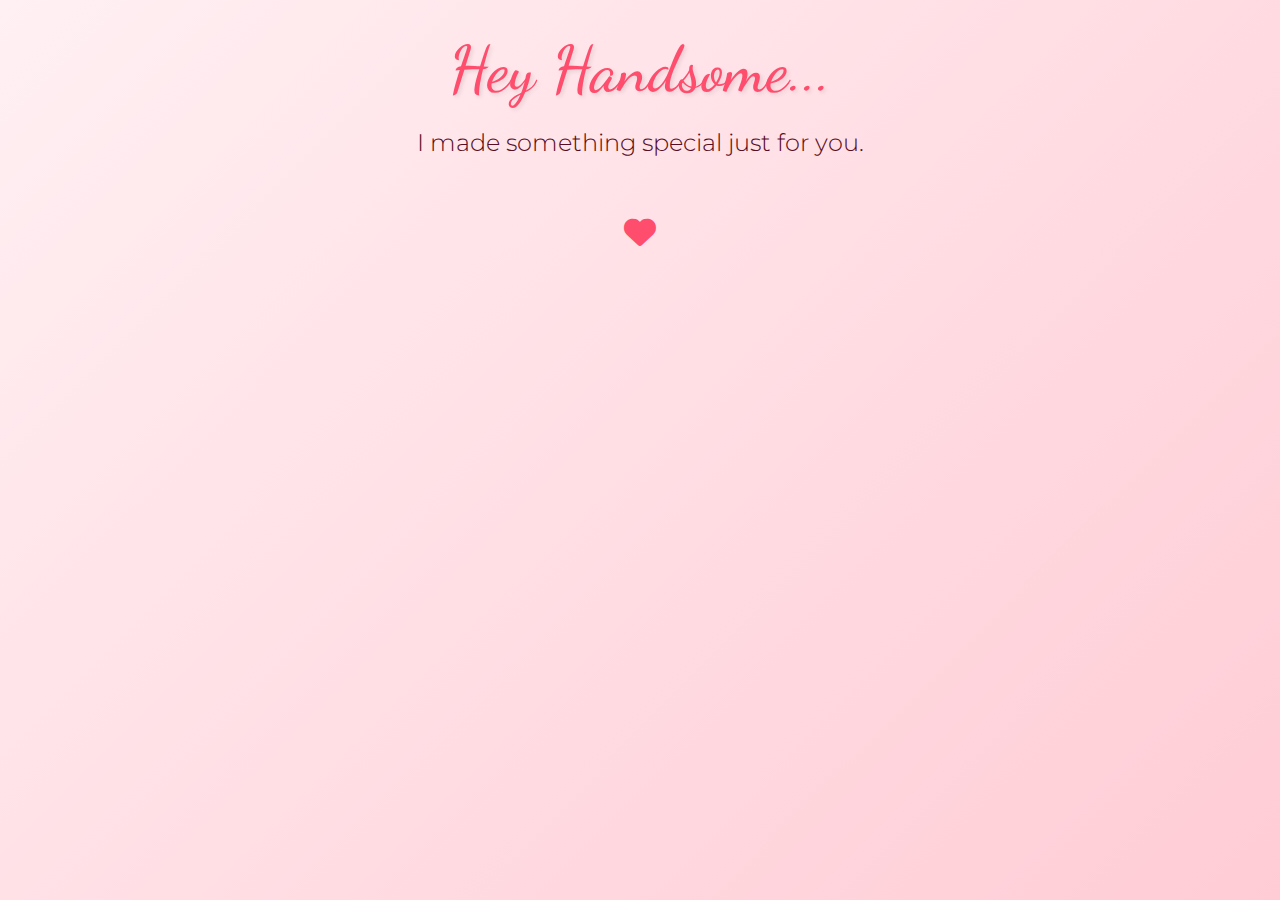
<file: index.html>
<!DOCTYPE html>
<html lang="en">
<head>
    <meta charset="UTF-8">
    <meta name="viewport" content="width=device-width, initial-scale=1.0">
    <title>For You ❤️</title>
    <link href="https://cdn.jsdelivr.net/npm/bootstrap@5.3.0/dist/css/bootstrap.min.css" rel="stylesheet">
    <link rel="stylesheet" href="styles.css">
    <link rel="stylesheet" href="https://cdnjs.cloudflare.com/ajax/libs/font-awesome/6.0.0/css/all.min.css">
</head>
<body>

    <div class="container-fluid hero-section">
        <div class="animate-fade-in">
            <h1 class="hero-title">Hey Handsome...</h1>
            <p class="hero-subtitle">I made something special just for you.</p>
            <div class="heart-icon animate-heartbeat">
                <i class="fas fa-heart"></i>
            </div>
        </div>

        <div class="next-btn-container animate-fade-in" style="animation-delay: 1s; opacity: 0; animation-fill-mode: forwards;">
            <a href="about.html" class="btn btn-romantic">
                Next <i class="fas fa-arrow-right ms-2"></i>
            </a>
        </div>
    </div>

    <script src="https://cdn.jsdelivr.net/npm/bootstrap@5.3.0/dist/js/bootstrap.bundle.min.js"></script>
    <script src="scripts.js"></script>
</body>
</html>
</file>
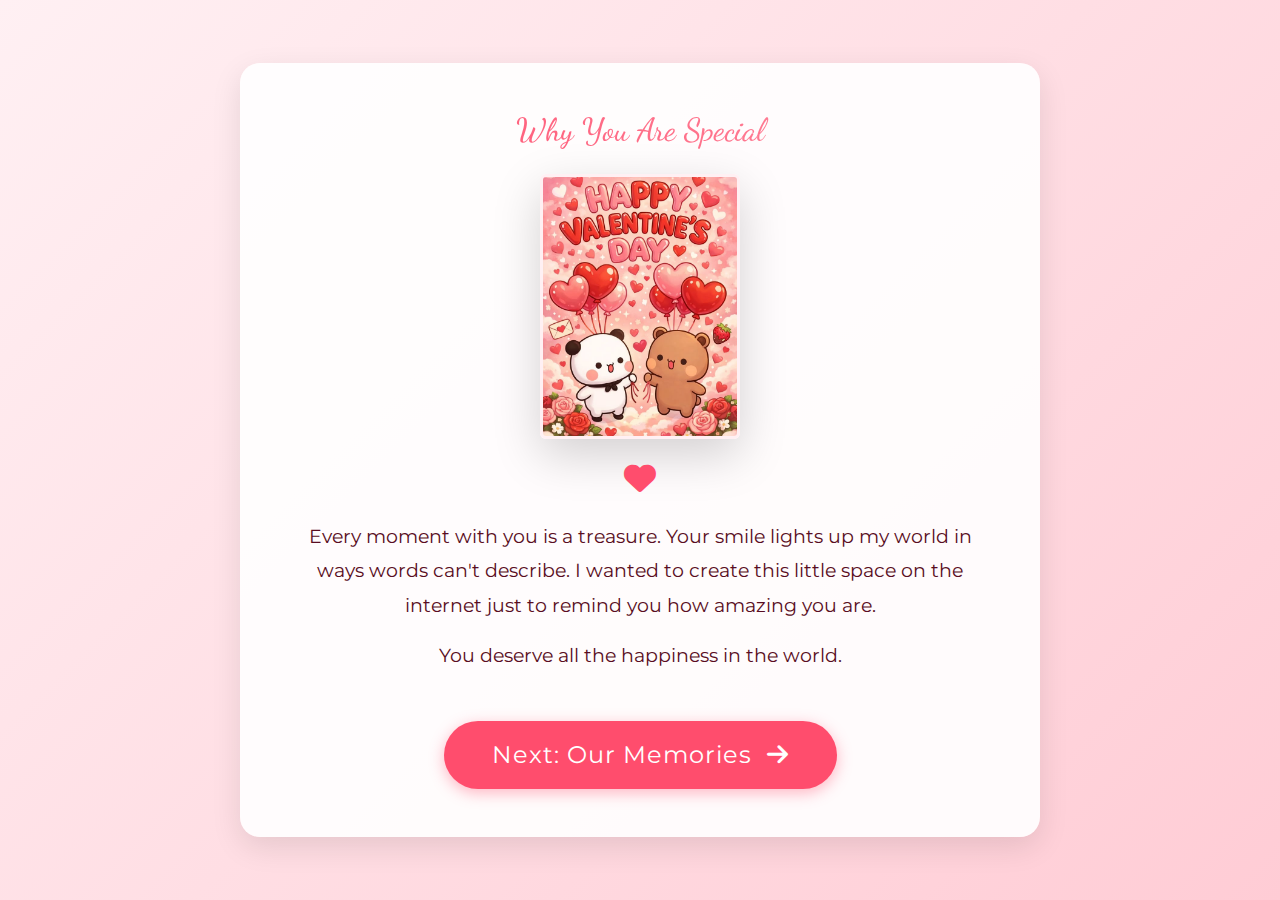
<file: about.html>
<!DOCTYPE html>
<html lang="en">

<head>
    <meta charset="UTF-8">
    <meta name="viewport" content="width=device-width, initial-scale=1.0">
    <title>My Message ❤️</title>
    <link href="https://cdn.jsdelivr.net/npm/bootstrap@5.3.0/dist/css/bootstrap.min.css" rel="stylesheet">
    <link rel="stylesheet" href="styles.css">
    <link rel="stylesheet" href="https://cdnjs.cloudflare.com/ajax/libs/font-awesome/6.0.0/css/all.min.css">
</head>

<body>

    <div class="container d-flex justify-content-center align-items-center min-vh-100">
        <div class="message-card text-center animate-fade-in">
            <h2 class="mb-4 text-gradient">Why You Are Special</h2>

            <div class="teddy-container my-3">
                <img src="image/Valentine.jpg" alt="Cute Teddy Bear"
                    class="teddy-gif rounded shadow-lg">
            </div>

            <div class="heart-icon animate-float">
                <i class="fas fa-heart"></i>
            </div>

            <p class="message-text">
                Every moment with you is a treasure. Your smile lights up my world in ways words can't describe.
                I wanted to create this little space on the internet just to remind you how amazing you are.
            </p>

            <p class="message-text mt-3">
                You deserve all the happiness in the world.
            </p>

            <div class="mt-5">
                <a href="memories.html" class="btn btn-romantic">
                    Next: Our Memories <i class="fas fa-arrow-right ms-2"></i>
                </a>
            </div>
        </div>
    </div>

    <script src="https://cdn.jsdelivr.net/npm/bootstrap@5.3.0/dist/js/bootstrap.bundle.min.js"></script>
    <script src="scripts.js"></script>
</body>

</html>
</file>
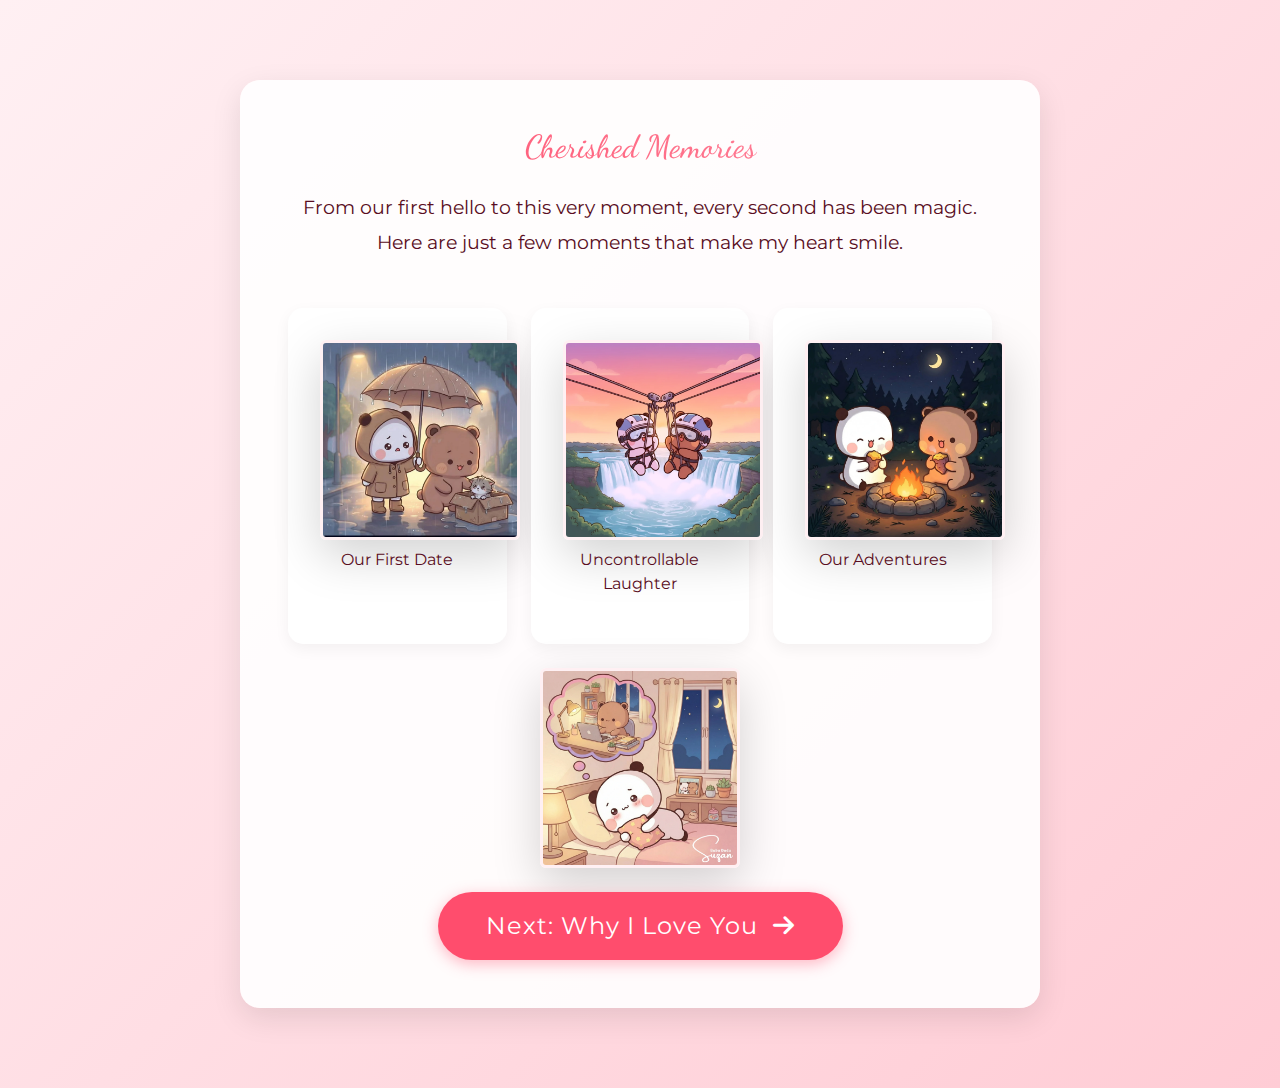
<file: memories.html>
<!doctype html>
<html lang="en">
  <head>
    <meta charset="UTF-8" />
    <meta name="viewport" content="width=device-width, initial-scale=1.0" />
    <title>Our Memories ❤️</title>
    <link
      href="https://cdn.jsdelivr.net/npm/bootstrap@5.3.0/dist/css/bootstrap.min.css"
      rel="stylesheet"
    />
    <link rel="stylesheet" href="styles.css" />
    <link
      rel="stylesheet"
      href="https://cdnjs.cloudflare.com/ajax/libs/font-awesome/6.0.0/css/all.min.css"
    />
  </head>

  <body>
    <div
      class="container py-5 d-flex justify-content-center align-items-center min-vh-100"
    >
      <div class="message-card text-center animate-fade-in w-100">
        <h2 class="mb-4 text-gradient">Cherished Memories</h2>

        <p class="message-text">
          From our first hello to this very moment, every second has been magic.
          Here are just a few moments that make my heart smile.
        </p>

        <div class="row g-4 my-4 memories-grid">
          <!-- Placeholders for images -->
          <div class="col-md-4">
            <div class="memory-card">
              <img
                src="image/first.webp"
                alt="Hugging Bears"
                class="teddy-gif rounded shadow-lg"
              />
              <p class="mt-2">Our First Date</p>
            </div>
          </div>
          <div class="col-md-4">
            <div class="memory-card">
              <img
                src="image/laugh.webp"
                alt="Hugging Bears"
                class="teddy-gif rounded shadow-lg"
              />
              <p class="mt-2">Uncontrollable Laughter</p>
            </div>
          </div>
          <div class="col-md-4">
            <div class="memory-card">
              <img
                src="image/van.webp"
                alt="Hugging Bears"
                class="teddy-gif rounded shadow-lg"
              />
              <p class="mt-2">Our Adventures</p>
            </div>
          </div>
        </div>

        <div class="teddy-container my-4">
          <img
            src="image/memories.webp"
            alt="Hugging Bears"
            class="teddy-gif rounded shadow-lg"
          />
        </div>

        <div class="mt-4">
          <a href="reasons.html" class="btn btn-romantic">
            Next: Why I Love You <i class="fas fa-arrow-right ms-2"></i>
          </a>
        </div>
      </div>
    </div>

    <script src="https://cdn.jsdelivr.net/npm/bootstrap@5.3.0/dist/js/bootstrap.bundle.min.js"></script>
    <script src="scripts.js"></script>
  </body>
</html>
</file>
<file: styles.css>
/* Import Google Fonts */
@import url('https://fonts.googleapis.com/css2?family=Dancing+Script:wght@600&family=Montserrat:wght@300;400;600&display=swap');

:root {
    --primary-color: #ff4d6d;
    --secondary-color: #ff8fa3;
    --accent-color: #fff0f3;
    --text-color: #590d22;
    --white: #ffffff;
}

body {
    font-family: 'Montserrat', sans-serif;
    color: var(--text-color);
    background: linear-gradient(135deg, #fff0f3 0%, #ffccd5 100%);
    min-height: 100vh;
    overflow-x: hidden;
}

h1, h2, h3 {
    font-family: 'Dancing Script', cursive;
}

/* Animations */
@keyframes fadeIn {
    from { opacity: 0; transform: translateY(20px); }
    to { opacity: 1; transform: translateY(0); }
}

@keyframes heartbeat {
    0% { transform: scale(1); }
    25% { transform: scale(1.1); }
    40% { transform: scale(1); }
    60% { transform: scale(1.1); }
    100% { transform: scale(1); }
}

@keyframes float {
    0% { transform: translateY(0px); }
    50% { transform: translateY(-10px); }
    100% { transform: translateY(0px); }
}

.animate-fade-in {
    animation: fadeIn 1.5s ease-out forwards;
}

.animate-heartbeat {
    animation: heartbeat 1.5s infinite;
}

.animate-float {
    animation: float 3s ease-in-out infinite;
}

/* Hero Section */
.hero-section {
    display: flex;
    flex-direction: column;
    justify-content: center;
    align-items: center;
    height: 100vh;
    text-align: center;
    padding: 2rem;
}

.hero-title {
    font-size: 4rem;
    color: var(--primary-color);
    margin-bottom: 1rem;
    text-shadow: 2px 2px 4px rgba(0,0,0,0.1);
}

.hero-subtitle {
    font-size: 1.5rem;
    color: var(--text-color);
    margin-bottom: 3rem;
    font-weight: 300;
}

/* Next Button Styling */
.next-btn-container {
    margin-top: auto;
    margin-bottom: 3rem;
}

.btn-romantic {
    background-color: var(--primary-color);
    color: var(--white);
    font-size: 1.5rem;
    padding: 1rem 3rem;
    border-radius: 50px;
    border: none;
    box-shadow: 0 4px 15px rgba(255, 77, 109, 0.4);
    transition: all 0.3s ease;
    font-family: 'Montserrat', sans-serif;
    letter-spacing: 1px;
}

.btn-romantic:hover {
    background-color: #ff2a4d;
    transform: translateY(-5px);
    box-shadow: 0 8px 25px rgba(255, 77, 109, 0.6);
    color: var(--white);
}

.btn-romantic:active {
    transform: translateY(-2px);
}

/* About/Message Page */
.message-card {
    background: rgba(255, 255, 255, 0.9);
    padding: 3rem;
    border-radius: 20px;
    box-shadow: 0 10px 30px rgba(0,0,0,0.1);
    max-width: 800px;
    margin: 2rem auto;
}

.message-text {
    font-size: 1.2rem;
    line-height: 1.8;
    color: var(--text-color);
}

.heart-icon {
    font-size: 2rem;
    color: var(--primary-color);
    margin: 1rem 0;
}

/* Utilities */
.text-gradient {
    background: linear-gradient(45deg, var(--primary-color), var(--secondary-color));
    -webkit-background-clip: text;
    background-clip: text;
    -webkit-text-fill-color: transparent;
}

/* Memory Card Styling */
.memory-card {
    background: #fff;
    border-radius: 15px;
    padding: 2rem;
    box-shadow: 0 5px 15px rgba(0,0,0,0.05);
    transition: transform 0.3s ease;
    height: 100%;
}

.memory-card:hover {
    transform: translateY(-5px);
    box-shadow: 0 8px 20px rgba(255, 77, 109, 0.2);
}

.retro-icon {
    font-size: 3rem;
    color: var(--secondary-color);
    margin-bottom: 1rem;
}

/* Teddy GIF Styling */
.teddy-container {
    display: flex;
    justify-content: center;
    align-items: center;
    margin: 2rem 0;
}

.teddy-gif {
    max-width: 200px;
    height: auto;
    border: 3px solid var(--accent-color);
}

/* Reasons List */
.reasons-list {
    list-style: none;
    padding: 0;
    text-align: left;
    max-width: 600px;
    margin: 0 auto;
}

.reasons-list li {
    background: #fff;
    margin-bottom: 1rem;
    padding: 1rem;
    border-radius: 10px;
    box-shadow: 0 2px 5px rgba(0,0,0,0.05);
    display: flex;
    align-items: center;
    font-size: 1.1rem;
    transition: transform 0.2s ease;
}

.reasons-list li:hover {
    transform: scale(1.02);
}

.reasons-list li i {
    color: var(--primary-color);
    margin-right: 1rem;
}
</file>
